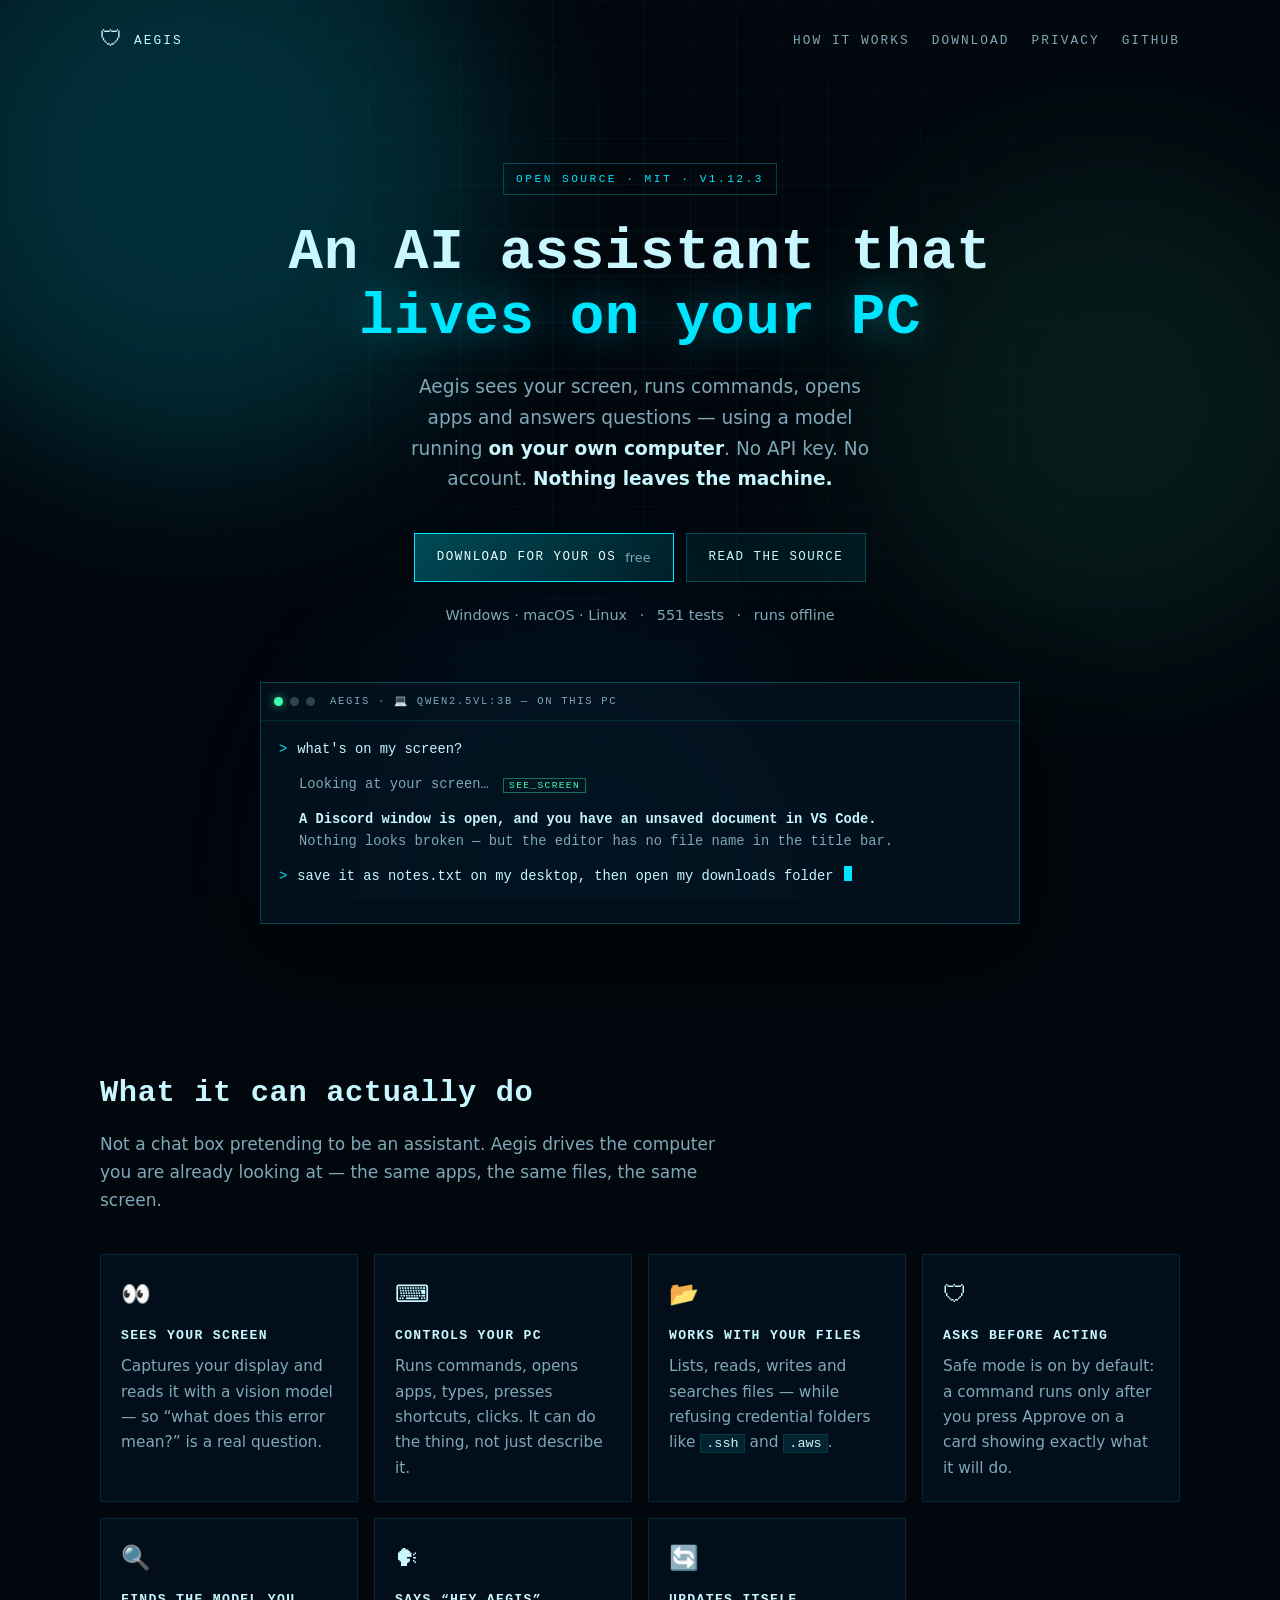
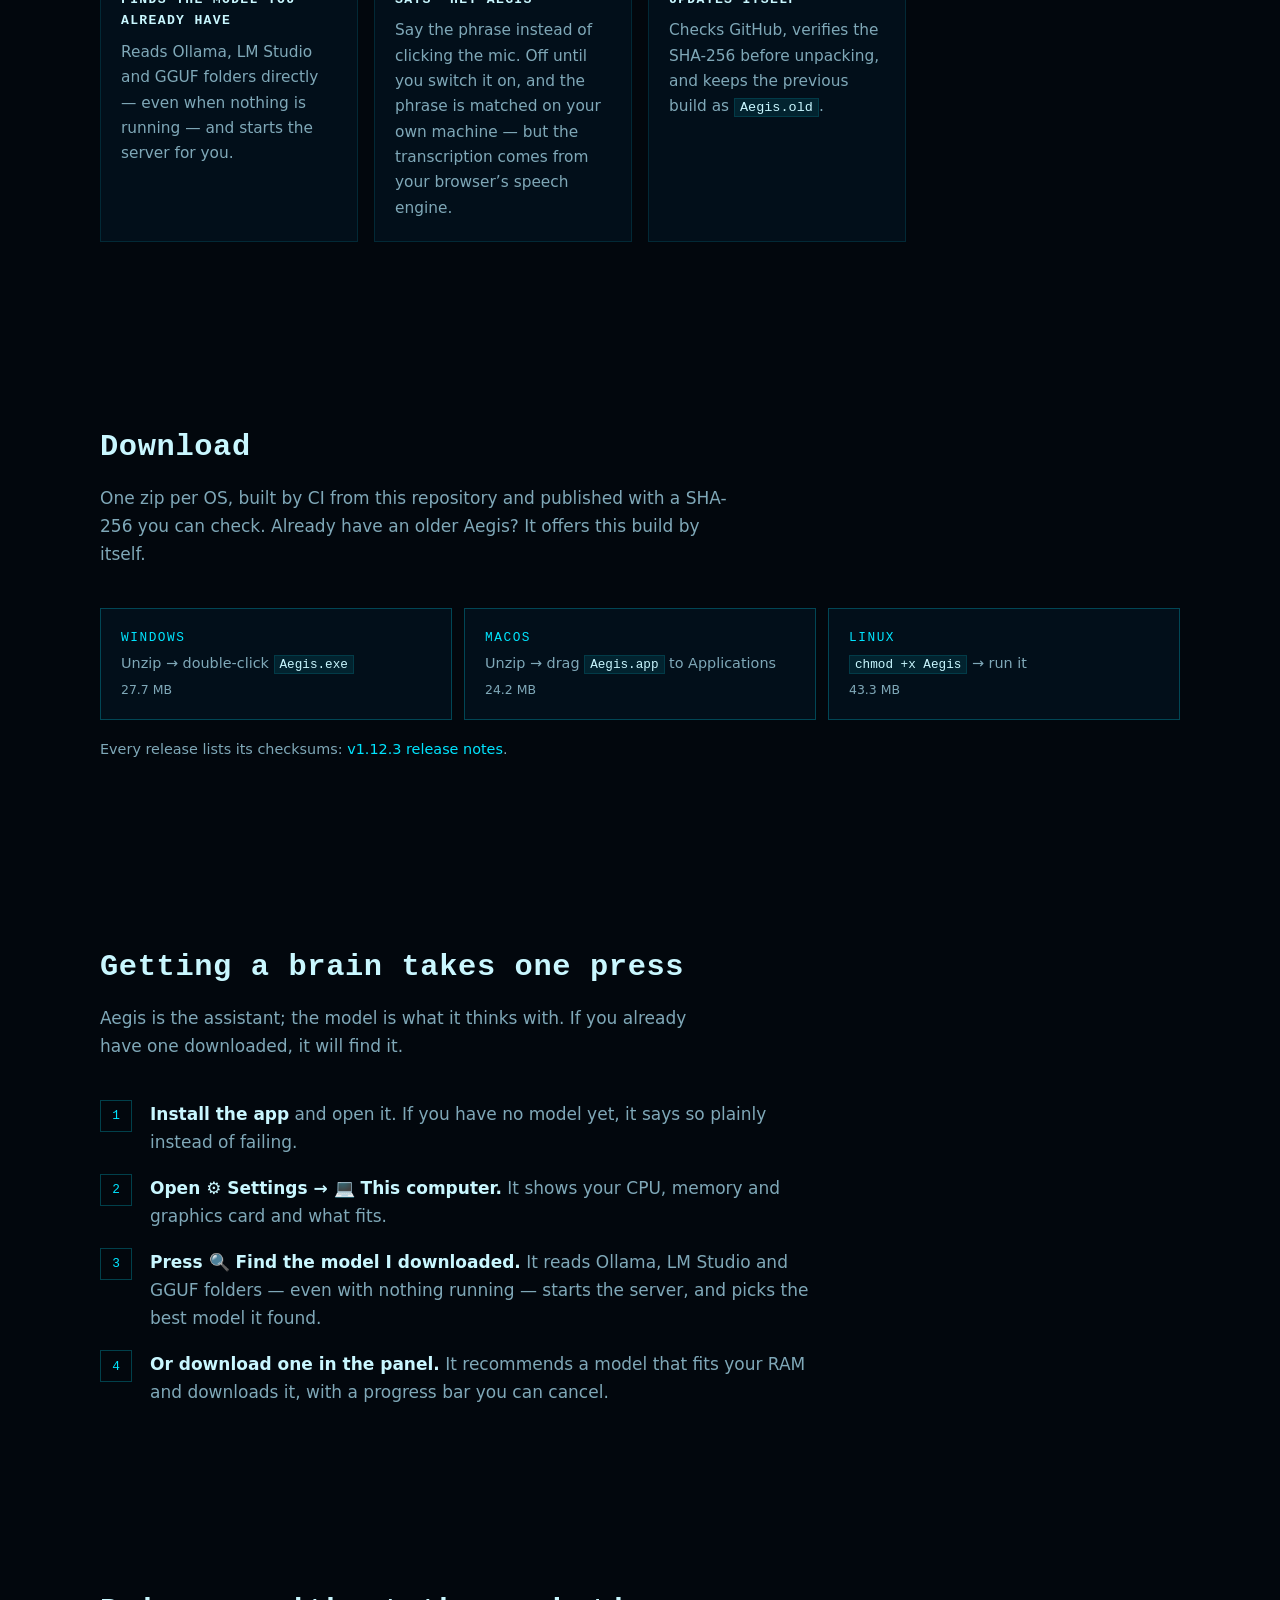
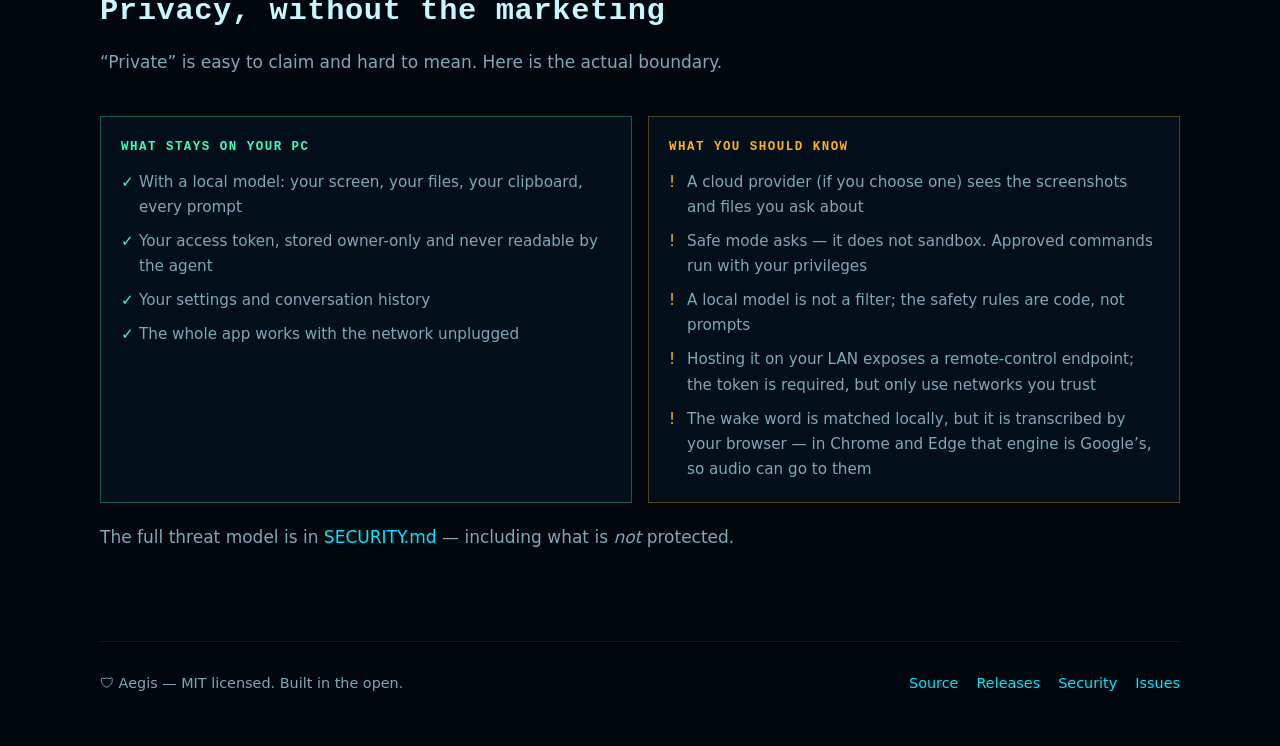
<file: site/index.html>
<!DOCTYPE html>
<html lang="en">
<head>
<meta charset="UTF-8" />
<meta name="viewport" content="width=device-width, initial-scale=1.0" />
<title>Aegis — a private AI assistant that lives on your PC</title>
<meta name="description" content="Aegis sees your screen, runs commands, opens apps and answers questions — using a model on your own computer. No API key, no account, nothing leaves the machine." />
<meta property="og:title" content="Aegis — a private AI assistant that lives on your PC" />
<meta property="og:description" content="Free, open source, runs on your own computer. No API key, no account, nothing leaves the machine." />
<meta property="og:type" content="website" />
<link rel="icon" href="data:image/svg+xml,%3Csvg xmlns='http://www.w3.org/2000/svg' viewBox='0 0 100 100'%3E%3Ctext y='.9em' font-size='90'%3E%F0%9F%9B%A1%3C/text%3E%3C/svg%3E" />
<style>
  :root {
    --c: #00e5ff;
    --c-dim: rgba(0, 229, 255, 0.62);
    --c-line: rgba(0, 229, 255, 0.26);
    --c-faint: rgba(0, 229, 255, 0.12);
    --bg: #02070d;
    --panel: rgba(4, 20, 32, 0.72);
    --text: #c9f7ff;
    --muted: #7fa8b8;
    --green: #3dffb0;
    --amber: #ffb020;
    --display: "Orbitron", ui-monospace, "SF Mono", Menlo, Consolas, monospace;
    --body: "Rajdhani", ui-sans-serif, system-ui, -apple-system, "Segoe UI", Roboto, sans-serif;
  }
  * { box-sizing: border-box; margin: 0; padding: 0; }
  html { scroll-behavior: smooth; }
  body {
    background: var(--bg); color: var(--text); font-family: var(--body);
    font-size: 17px; line-height: 1.65; overflow-x: hidden;
    -webkit-font-smoothing: antialiased;
  }
  a { color: var(--c); text-decoration: none; }
  a:hover { text-decoration: underline; }

  /* Animated background: the same aurora + grid the app uses. */
  .bg { position: fixed; inset: 0; z-index: -1; overflow: hidden; }
  .aurora {
    position: absolute; border-radius: 50%; filter: blur(80px); opacity: 0.5;
    animation: drift 22s ease-in-out infinite alternate;
  }
  .a1 { width: 46vw; height: 46vw; left: -8vw; top: -10vw; background: rgba(0, 229, 255, 0.35); }
  .a2 { width: 38vw; height: 38vw; right: -6vw; top: 18vh; background: rgba(61, 255, 176, 0.16); animation-delay: -7s; }
  .a3 { width: 40vw; height: 40vw; left: 25vw; bottom: -18vw; background: rgba(0, 140, 255, 0.2); animation-delay: -13s; }
  .grid {
    position: absolute; inset: 0;
    background-image: linear-gradient(rgba(0, 229, 255, 0.06) 1px, transparent 1px),
                      linear-gradient(90deg, rgba(0, 229, 255, 0.06) 1px, transparent 1px);
    background-size: 46px 46px;
    mask-image: radial-gradient(circle at 50% 30%, #000 0%, transparent 72%);
    -webkit-mask-image: radial-gradient(circle at 50% 30%, #000 0%, transparent 72%);
  }
  @keyframes drift {
    from { transform: translate3d(0, 0, 0) scale(1); }
    to { transform: translate3d(4vw, 3vh, 0) scale(1.12); }
  }
  @media (prefers-reduced-motion: reduce) {
    .aurora { animation: none; }
    html { scroll-behavior: auto; }
  }

  .wrap { width: min(1080px, 92vw); margin: 0 auto; }

  header.top {
    display: flex; align-items: center; justify-content: space-between;
    padding: 22px 0; font-family: var(--display); font-size: 0.8rem;
    letter-spacing: 0.16em; text-transform: uppercase;
  }
  .brand { display: flex; align-items: center; gap: 10px; color: var(--text); }
  .brand .mark { font-size: 1.4rem; }
  nav.top-links { display: flex; gap: 22px; }
  nav.top-links a { color: var(--muted); }
  nav.top-links a:hover { color: var(--c); text-decoration: none; }
  @media (max-width: 640px) { nav.top-links { display: none; } }

  /* Hero */
  .hero { padding: 9vh 0 6vh; text-align: center; }
  .eyebrow {
    display: inline-block; font-family: var(--display); font-size: 0.7rem;
    letter-spacing: 0.22em; text-transform: uppercase; color: var(--c);
    border: 1px solid var(--c-line); padding: 6px 12px; margin-bottom: 26px;
  }
  h1 {
    font-family: var(--display); font-size: clamp(2rem, 5.6vw, 3.6rem);
    line-height: 1.12; letter-spacing: 0.01em; font-weight: 800;
  }
  h1 .glow { color: var(--c); text-shadow: 0 0 40px rgba(0, 229, 255, 0.45); }
  .lede {
    max-width: 40ch; margin: 22px auto 0; font-size: 1.16rem; color: var(--muted);
  }
  .lede strong { color: var(--text); font-weight: 600; }

  .cta-row { display: flex; flex-wrap: wrap; gap: 12px; justify-content: center; margin-top: 38px; }
  .btn {
    display: inline-flex; align-items: center; gap: 9px;
    padding: 13px 22px; border: 1px solid var(--c-line);
    font-family: var(--display); font-size: 0.78rem; letter-spacing: 0.12em;
    text-transform: uppercase; color: var(--text); background: rgba(0, 229, 255, 0.07);
    transition: background 0.18s ease, border-color 0.18s ease, transform 0.18s ease;
  }
  .btn:hover { background: rgba(0, 229, 255, 0.16); border-color: var(--c); text-decoration: none; transform: translateY(-1px); }
  .btn.primary { background: linear-gradient(135deg, rgba(0, 229, 255, 0.3), rgba(0, 229, 255, 0.1)); border-color: var(--c); color: #eaffff; }
  .btn small { font-family: var(--body); letter-spacing: 0; text-transform: none; color: var(--muted); font-size: 0.8rem; }

  .trust { margin-top: 22px; font-size: 0.9rem; color: var(--faint, var(--muted)); }
  .trust span { margin: 0 8px; }

  /* Terminal demo */
  .demo {
    margin: 54px auto 0; max-width: 760px; text-align: left;
    background: var(--panel); border: 1px solid var(--c-line);
    box-shadow: 0 30px 90px rgba(0, 0, 0, 0.55);
  }
  .demo-bar {
    display: flex; align-items: center; gap: 7px; padding: 10px 13px;
    border-bottom: 1px solid var(--c-faint); font-family: var(--display);
    font-size: 0.66rem; letter-spacing: 0.16em; text-transform: uppercase; color: var(--muted);
  }
  .dot { width: 9px; height: 9px; border-radius: 50%; background: rgba(127, 168, 184, 0.35); }
  .dot.on { background: var(--green); box-shadow: 0 0 10px rgba(61, 255, 176, 0.7); }
  .demo-bar .title { margin-left: 8px; }
  .demo-body { padding: 18px 18px 22px; font-family: ui-monospace, "SF Mono", Menlo, Consolas, monospace; font-size: 0.86rem; }
  .line { margin: 0 0 12px; display: flex; gap: 10px; align-items: flex-start; }
  .prompt { color: var(--c); flex: none; }
  .said { color: var(--text); }
  .reply { color: var(--muted); padding-left: 20px; }
  .reply b { color: var(--text); font-weight: 600; }
  .tag {
    font-family: var(--display); font-size: 0.6rem; letter-spacing: 0.14em;
    text-transform: uppercase; color: var(--green); border: 1px solid rgba(61, 255, 176, 0.4);
    padding: 1px 5px; margin-left: 6px;
  }
  .caret { display: inline-block; width: 8px; height: 1.05em; background: var(--c); vertical-align: text-bottom; animation: blink 1.1s step-end infinite; }
  @keyframes blink { 50% { opacity: 0; } }
  @media (prefers-reduced-motion: reduce) { .caret { animation: none; } }

  /* Sections */
  section { padding: 10vh 0; }
  h2 {
    font-family: var(--display); font-size: clamp(1.3rem, 3vw, 1.9rem);
    letter-spacing: 0.02em; margin-bottom: 12px;
  }
  .section-lede { color: var(--muted); max-width: 58ch; margin-bottom: 40px; }

  .cards { display: grid; gap: 16px; grid-template-columns: repeat(auto-fit, minmax(250px, 1fr)); }
  .card {
    background: var(--panel); border: 1px solid var(--c-faint); padding: 20px;
    transition: border-color 0.18s ease, transform 0.18s ease;
  }
  .card:hover { border-color: var(--c-line); transform: translateY(-2px); }
  .card .icon { font-size: 1.5rem; display: block; margin-bottom: 10px; }
  .card h3 {
    font-family: var(--display); font-size: 0.82rem; letter-spacing: 0.1em;
    text-transform: uppercase; margin-bottom: 8px; color: var(--text);
  }
  .card p { color: var(--muted); font-size: 0.96rem; }

  /* Download table */
  .dl { display: grid; gap: 12px; grid-template-columns: repeat(auto-fit, minmax(240px, 1fr)); }
  .dl a {
    display: flex; flex-direction: column; gap: 4px; padding: 18px 20px;
    background: var(--panel); border: 1px solid var(--c-line); color: var(--text);
  }
  .dl a:hover { border-color: var(--c); text-decoration: none; background: rgba(0, 229, 255, 0.09); }
  .dl .os { font-family: var(--display); font-size: 0.8rem; letter-spacing: 0.12em; text-transform: uppercase; color: var(--c); }
  .dl .how { color: var(--muted); font-size: 0.9rem; }
  .dl .size { color: var(--muted); font-size: 0.78rem; font-variant-numeric: tabular-nums; }

  .steps { counter-reset: step; display: grid; gap: 18px; max-width: 720px; }
  .step { display: grid; grid-template-columns: 34px 1fr; gap: 16px; align-items: start; }
  .step::before {
    counter-increment: step; content: counter(step);
    font-family: var(--display); font-size: 0.8rem; color: var(--c);
    border: 1px solid var(--c-line); width: 30px; height: 30px;
    display: grid; place-items: center;
  }
  .step p { color: var(--muted); }
  .step strong { color: var(--text); }
  code {
    font-family: ui-monospace, Menlo, Consolas, monospace; font-size: 0.88em;
    background: rgba(0, 229, 255, 0.09); border: 1px solid var(--c-faint);
    padding: 1px 5px; color: var(--text);
  }

  /* Privacy: the honest part */
  .two { display: grid; gap: 16px; grid-template-columns: repeat(auto-fit, minmax(280px, 1fr)); }
  .box { border: 1px solid var(--c-faint); padding: 20px; background: var(--panel); }
  .box.yes { border-color: rgba(61, 255, 176, 0.32); }
  .box.no { border-color: rgba(255, 176, 32, 0.32); }
  .box h3 { font-family: var(--display); font-size: 0.78rem; letter-spacing: 0.12em; text-transform: uppercase; margin-bottom: 12px; }
  .box.yes h3 { color: var(--green); }
  .box.no h3 { color: var(--amber); }
  .box ul { list-style: none; display: grid; gap: 9px; }
  .box li { color: var(--muted); font-size: 0.95rem; padding-left: 18px; position: relative; }
  .box li::before { position: absolute; left: 0; }
  .box.yes li::before { content: "✓"; color: var(--green); }
  .box.no li::before { content: "!"; color: var(--amber); }

  footer {
    border-top: 1px solid var(--c-faint); padding: 30px 0 50px;
    font-size: 0.9rem; color: var(--muted);
  }
  footer .row { display: flex; flex-wrap: wrap; gap: 14px; justify-content: space-between; align-items: center; }
  footer nav { display: flex; gap: 18px; flex-wrap: wrap; }

  .reveal { opacity: 0; transform: translateY(14px); transition: opacity 0.6s ease, transform 0.6s ease; }
  .reveal.in { opacity: 1; transform: none; }
  @media (prefers-reduced-motion: reduce) { .reveal { opacity: 1; transform: none; transition: none; } }
</style>
</head>
<body>
<div class="bg" aria-hidden="true">
  <div class="aurora a1"></div>
  <div class="aurora a2"></div>
  <div class="aurora a3"></div>
  <div class="grid"></div>
</div>

<div class="wrap">
  <header class="top">
    <span class="brand"><span class="mark" aria-hidden="true">🛡</span> Aegis</span>
    <nav class="top-links">
      <a href="#how">How it works</a>
      <a href="#download">Download</a>
      <a href="#privacy">Privacy</a>
      <a href="https://github.com/samuelmelkie2020-hue/Aegis">GitHub</a>
    </nav>
  </header>

  <main>
    <section class="hero">
      <span class="eyebrow">Open source · MIT · v1.12.3</span>
      <h1>An AI assistant that<br /><span class="glow">lives on your PC</span></h1>
      <p class="lede">
        Aegis sees your screen, runs commands, opens apps and answers questions —
        using a model running <strong>on your own computer</strong>.
        No API key. No account. <strong>Nothing leaves the machine.</strong>
      </p>

      <div class="cta-row">
        <a class="btn primary" href="#download">Download for your OS <small>free</small></a>
        <a class="btn" href="https://github.com/samuelmelkie2020-hue/Aegis">Read the source</a>
      </div>

      <p class="trust">
        Windows · macOS · Linux
        <span aria-hidden="true">·</span> 551 tests
        <span aria-hidden="true">·</span> runs offline
      </p>

      <div class="demo" role="img" aria-label="A conversation with Aegis: the user asks what is on their screen, Aegis looks at the screen and answers.">
        <div class="demo-bar">
          <span class="dot on"></span><span class="dot"></span><span class="dot"></span>
          <span class="title">Aegis · 💻 qwen2.5vl:3b — on this PC</span>
        </div>
        <div class="demo-body">
          <p class="line"><span class="prompt">&gt;</span><span class="said">what's on my screen?</span></p>
          <p class="line reply"><span>Looking at your screen… <span class="tag">see_screen</span></span></p>
          <p class="line reply"><span><b>A Discord window is open, and you have an unsaved document in VS Code.</b><br />
            Nothing looks broken — but the editor has no file name in the title bar.</span></p>
          <p class="line"><span class="prompt">&gt;</span><span class="said">save it as notes.txt on my desktop, then open my downloads folder</span><span class="caret" aria-hidden="true"></span></p>
        </div>
      </div>
    </section>

    <section id="how" class="reveal">
      <h2>What it can actually do</h2>
      <p class="section-lede">
        Not a chat box pretending to be an assistant. Aegis drives the computer you are
        already looking at — the same apps, the same files, the same screen.
      </p>
      <div class="cards">
        <div class="card"><span class="icon" aria-hidden="true">👀</span><h3>Sees your screen</h3>
          <p>Captures your display and reads it with a vision model — so “what does this error mean?” is a real question.</p></div>
        <div class="card"><span class="icon" aria-hidden="true">⌨️</span><h3>Controls your PC</h3>
          <p>Runs commands, opens apps, types, presses shortcuts, clicks. It can do the thing, not just describe it.</p></div>
        <div class="card"><span class="icon" aria-hidden="true">📂</span><h3>Works with your files</h3>
          <p>Lists, reads, writes and searches files — while refusing credential folders like <code>.ssh</code> and <code>.aws</code>.</p></div>
        <div class="card"><span class="icon" aria-hidden="true">🛡</span><h3>Asks before acting</h3>
          <p>Safe mode is on by default: a command runs only after you press Approve on a card showing exactly what it will do.</p></div>
        <div class="card"><span class="icon" aria-hidden="true">🔍</span><h3>Finds the model you already have</h3>
          <p>Reads Ollama, LM Studio and GGUF folders directly — even when nothing is running — and starts the server for you.</p></div>
        <div class="card"><span class="icon" aria-hidden="true">🗣</span><h3>Says “Hey Aegis”</h3>
          <p>Say the phrase instead of clicking the mic. Off until you switch it on, and the phrase is
          matched on your own machine — but the transcription comes from your browser’s speech engine.</p></div>
        <div class="card"><span class="icon" aria-hidden="true">🔄</span><h3>Updates itself</h3>
          <p>Checks GitHub, verifies the SHA-256 before unpacking, and keeps the previous build as <code>Aegis.old</code>.</p></div>
      </div>
    </section>

    <section id="download" class="reveal">
      <h2>Download</h2>
      <p class="section-lede">
        One zip per OS, built by CI from this repository and published with a SHA-256
        you can check. Already have an older Aegis? It offers this build by itself.
      </p>
      <div class="dl">
        <a href="https://github.com/samuelmelkie2020-hue/Aegis/releases/download/v1.12.3/Aegis-windows.zip">
          <span class="os">Windows</span>
          <span class="how">Unzip → double-click <code>Aegis.exe</code></span>
          <span class="size">27.7 MB</span>
        </a>
        <a href="https://github.com/samuelmelkie2020-hue/Aegis/releases/download/v1.12.3/Aegis-macos.zip">
          <span class="os">macOS</span>
          <span class="how">Unzip → drag <code>Aegis.app</code> to Applications</span>
          <span class="size">24.2 MB</span>
        </a>
        <a href="https://github.com/samuelmelkie2020-hue/Aegis/releases/download/v1.12.3/Aegis-linux.zip">
          <span class="os">Linux</span>
          <span class="how"><code>chmod +x Aegis</code> → run it</span>
          <span class="size">43.3 MB</span>
        </a>
      </div>
      <p style="margin-top: 18px; color: var(--muted); font-size: 0.9rem;">
        Every release lists its checksums:
        <a href="https://github.com/samuelmelkie2020-hue/Aegis/releases/tag/v1.12.3">v1.12.3 release notes</a>.
      </p>
    </section>

    <section class="reveal">
      <h2>Getting a brain takes one press</h2>
      <p class="section-lede">
        Aegis is the assistant; the model is what it thinks with. If you already have one
        downloaded, it will find it.
      </p>
      <div class="steps">
        <div class="step"><p><strong>Install the app</strong> and open it. If you have no model yet, it says so plainly instead of failing.</p></div>
        <div class="step"><p><strong>Open ⚙️ Settings → 💻 This computer.</strong> It shows your CPU, memory and graphics card and what fits.</p></div>
        <div class="step"><p><strong>Press 🔍 Find the model I downloaded.</strong> It reads Ollama, LM Studio and GGUF folders — even with nothing running — starts the server, and picks the best model it found.</p></div>
        <div class="step"><p><strong>Or download one in the panel.</strong> It recommends a model that fits your RAM and downloads it, with a progress bar you can cancel.</p></div>
      </div>
    </section>

    <section id="privacy" class="reveal">
      <h2>Privacy, without the marketing</h2>
      <p class="section-lede">
        “Private” is easy to claim and hard to mean. Here is the actual boundary.
      </p>
      <div class="two">
        <div class="box yes">
          <h3>What stays on your PC</h3>
          <ul>
            <li>With a local model: your screen, your files, your clipboard, every prompt</li>
            <li>Your access token, stored owner-only and never readable by the agent</li>
            <li>Your settings and conversation history</li>
            <li>The whole app works with the network unplugged</li>
          </ul>
        </div>
        <div class="box no">
          <h3>What you should know</h3>
          <ul>
            <li>A cloud provider (if you choose one) sees the screenshots and files you ask about</li>
            <li>Safe mode asks — it does not sandbox. Approved commands run with your privileges</li>
            <li>A local model is not a filter; the safety rules are code, not prompts</li>
            <li>Hosting it on your LAN exposes a remote-control endpoint; the token is required, but only use networks you trust</li>
            <li>The wake word is matched locally, but it is transcribed by your browser — in Chrome and Edge that engine is Google’s, so audio can go to them</li>
          </ul>
        </div>
      </div>
      <p style="margin-top: 20px; color: var(--muted);">
        The full threat model is in
        <a href="https://github.com/samuelmelkie2020-hue/Aegis/blob/main/SECURITY.md">SECURITY.md</a>
        — including what is <em>not</em> protected.
      </p>
    </section>
  </main>

  <footer>
    <div class="row">
      <span>🛡 Aegis — MIT licensed. Built in the open.</span>
      <nav>
        <a href="https://github.com/samuelmelkie2020-hue/Aegis">Source</a>
        <a href="https://github.com/samuelmelkie2020-hue/Aegis/releases">Releases</a>
        <a href="https://github.com/samuelmelkie2020-hue/Aegis/blob/main/SECURITY.md">Security</a>
        <a href="https://github.com/samuelmelkie2020-hue/Aegis/issues">Issues</a>
      </nav>
    </div>
  </footer>
</div>

<script>
  // Reveal on scroll, with no dependency and no layout shift if JS is off.
  const items = document.querySelectorAll(".reveal");
  if ("IntersectionObserver" in window) {
    const io = new IntersectionObserver((entries) => {
      for (const entry of entries) {
        if (entry.isIntersecting) {
          entry.target.classList.add("in");
          io.unobserve(entry.target);
        }
      }
    }, { rootMargin: "0px 0px -12% 0px" });
    items.forEach((el) => io.observe(el));
  } else {
    items.forEach((el) => el.classList.add("in"));
  }
</script>
</body>
</html>
</file>
